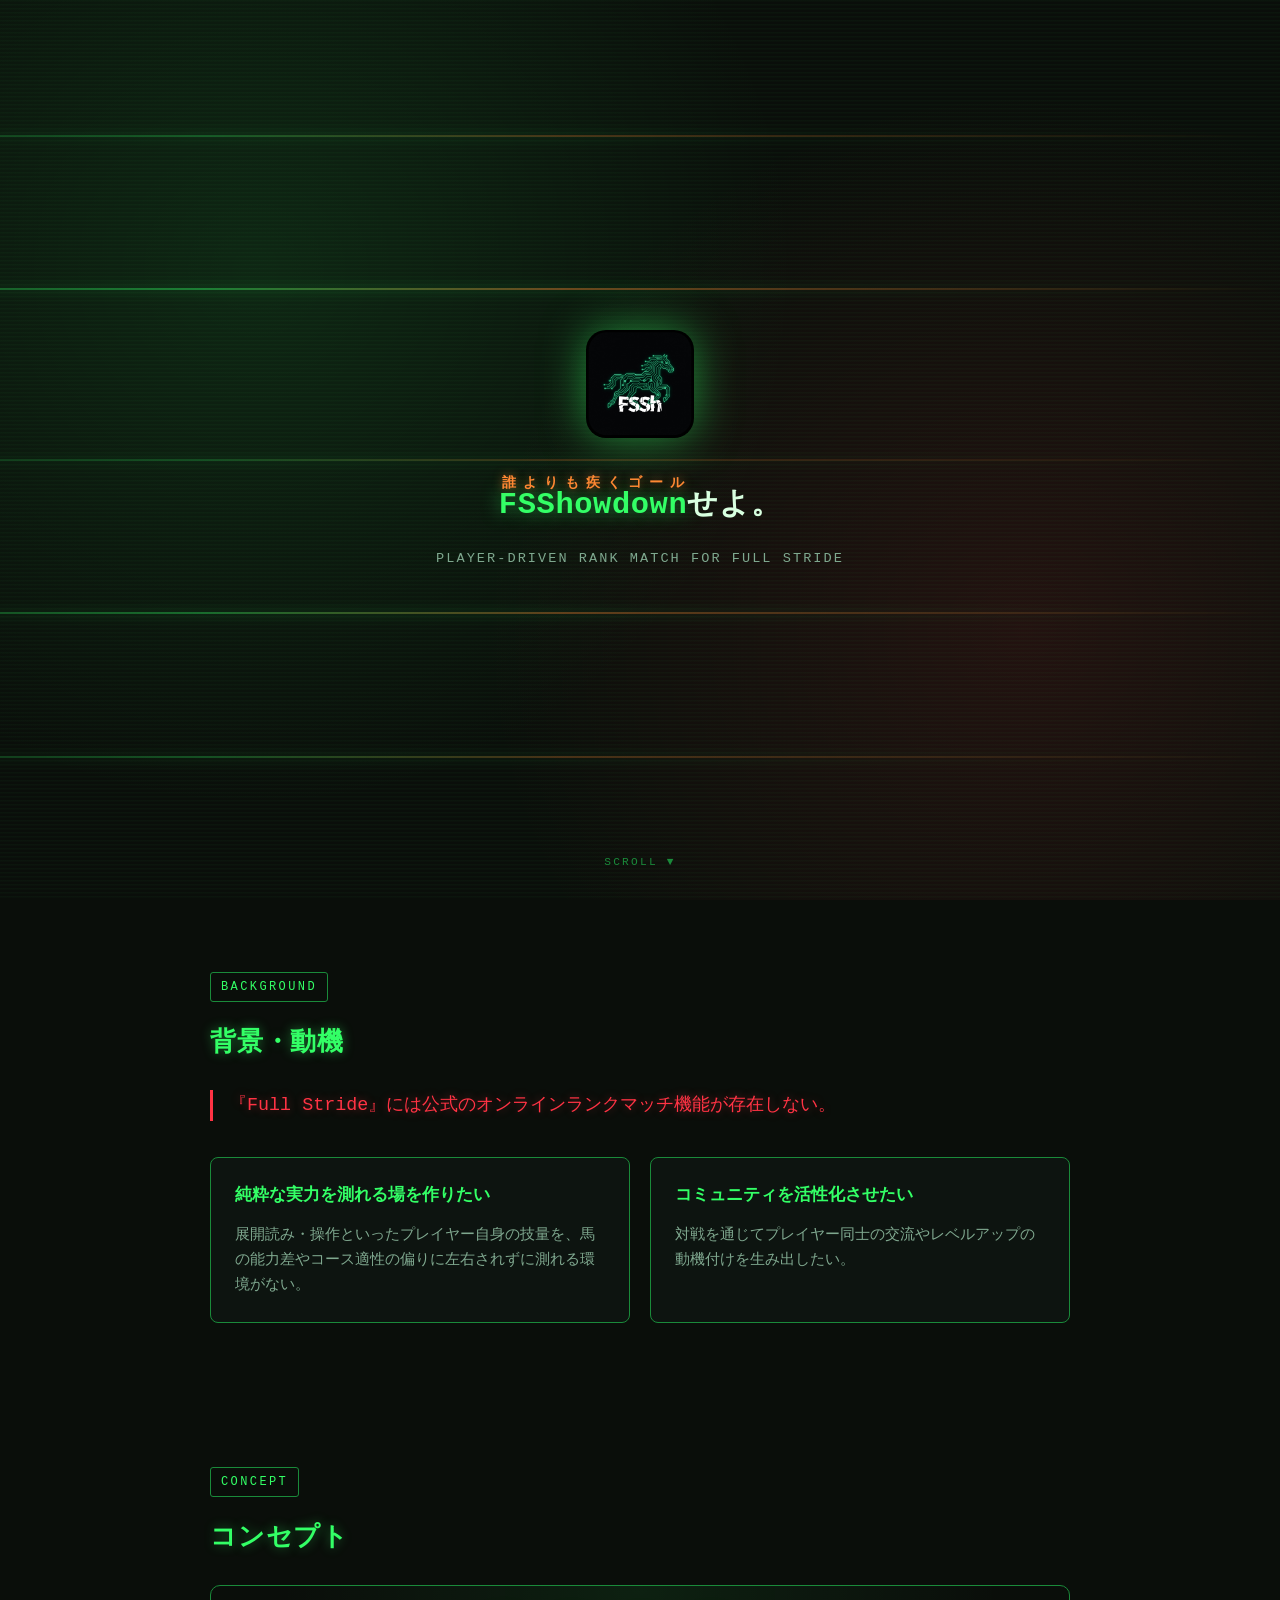
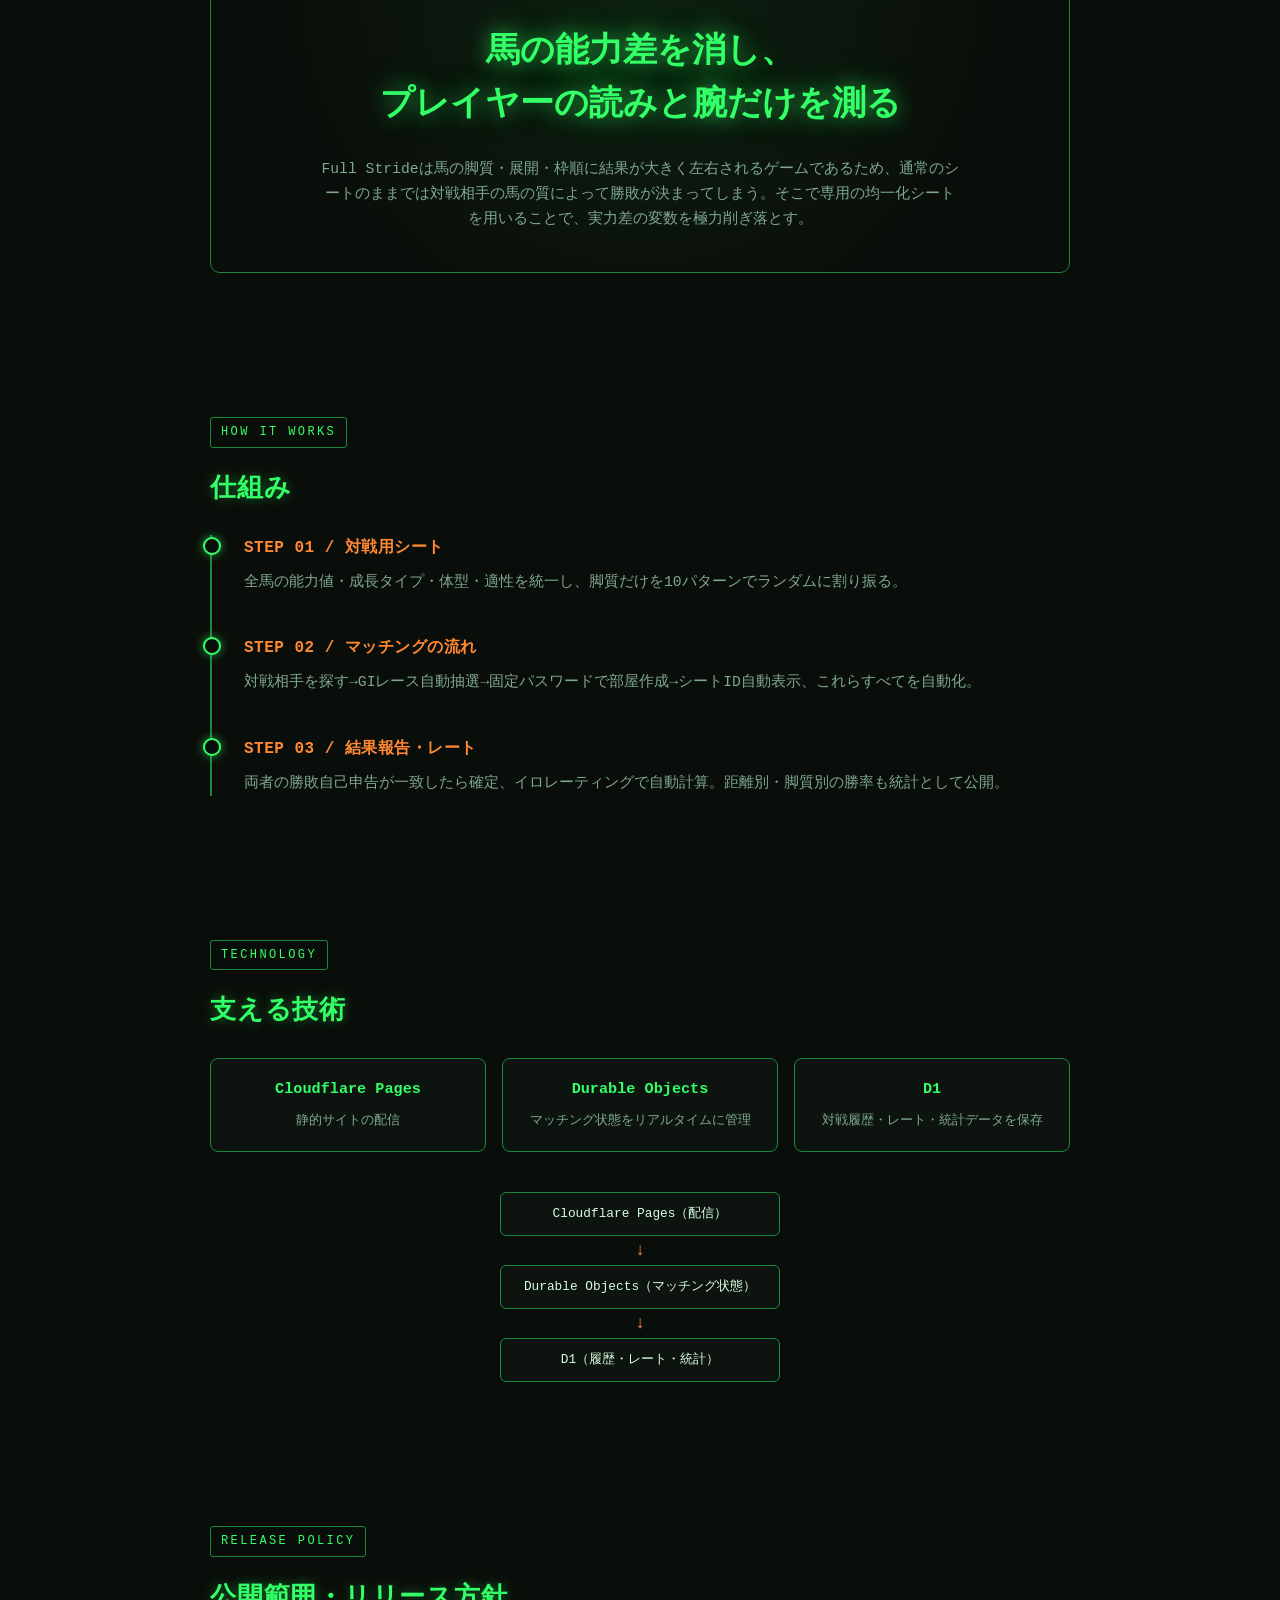
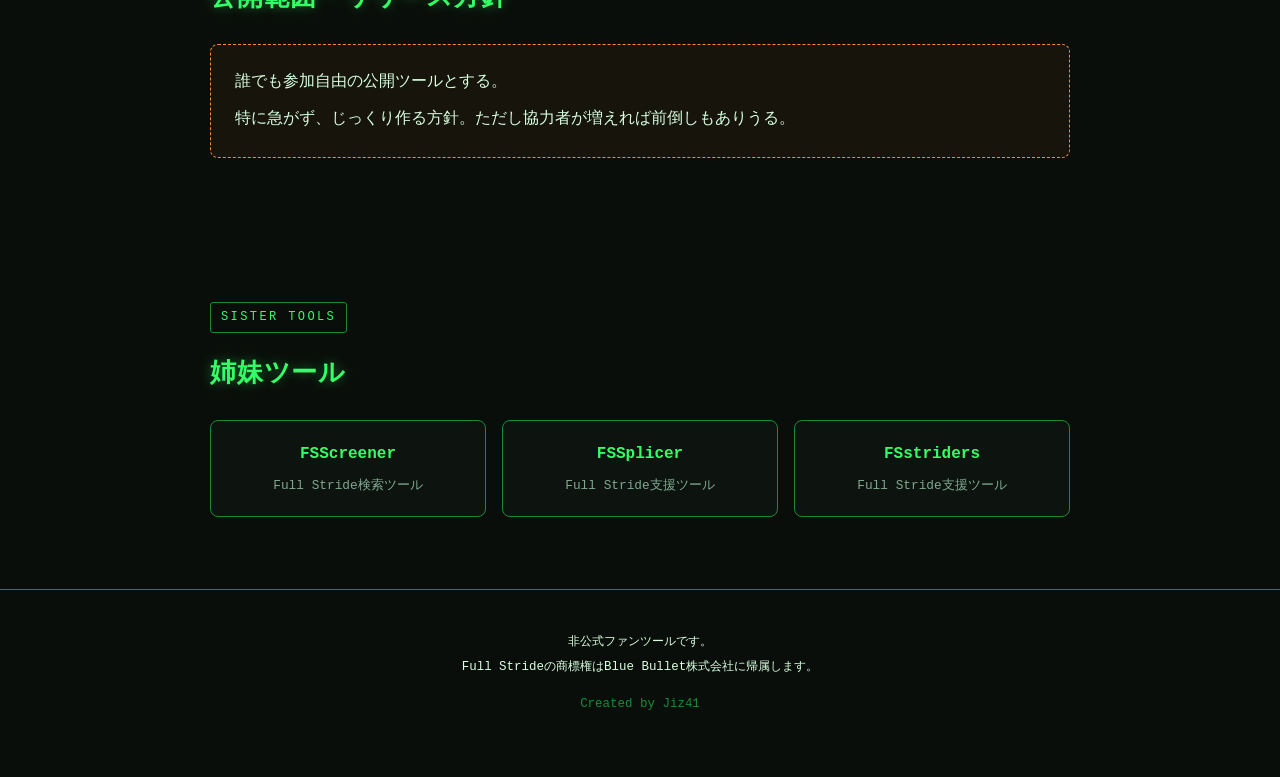
<file: index.html>
<!DOCTYPE html>
<html lang="ja">
<head>
<meta charset="UTF-8">
<meta name="viewport" content="width=device-width, initial-scale=1.0">
<title>FSShowdown - 疾くゴールせよ</title>
<style>
  :root {
    --bg: #0a0e0a;
    --bg2: #0d1410;
    --green: #33ff66;
    --green-dim: #1a8a3a;
    --red: #ff3344;
    --orange: #ff8833;
    --text: #d8ffe0;
    --text-dim: #7fa88f;
    --mono: 'IBM Plex Mono', 'Courier New', 'Consolas', 'SF Mono', monospace;
  }

  * { box-sizing: border-box; margin: 0; padding: 0; }

  html { scroll-behavior: smooth; }

  body {
    background: var(--bg);
    color: var(--text);
    font-family: var(--mono);
    overflow-x: hidden;
    line-height: 1.7;
  }

  .section {
    position: relative;
    padding: 72px 20px;
    max-width: 900px;
    margin: 0 auto;
  }

  .section-label {
    display: inline-block;
    font-size: 0.75rem;
    letter-spacing: 0.2em;
    color: var(--green);
    border: 1px solid var(--green-dim);
    padding: 4px 10px;
    border-radius: 3px;
    margin-bottom: 20px;
    text-transform: uppercase;
  }

  h2 {
    font-size: 1.6rem;
    color: var(--green);
    margin-bottom: 24px;
    letter-spacing: 0.03em;
    text-shadow: 0 0 12px rgba(51,255,102,0.4);
  }

  p { color: var(--text); }

  .fade-in {
    opacity: 0;
    transform: translateY(24px);
    transition: opacity 0.8s ease, transform 0.8s ease;
  }
  .fade-in.visible {
    opacity: 1;
    transform: translateY(0);
  }

  /* ===== HERO ===== */
  .hero {
    min-height: 100svh;
    display: flex;
    flex-direction: column;
    align-items: center;
    justify-content: center;
    text-align: center;
    position: relative;
    overflow: hidden;
    padding: 40px 20px;
  }

  .hero-bg {
    position: absolute;
    inset: 0;
    z-index: 0;
    background:
      radial-gradient(circle at 20% 30%, rgba(51,255,102,0.10), transparent 45%),
      radial-gradient(circle at 80% 70%, rgba(255,51,68,0.10), transparent 45%);
  }

  .track-lines {
    position: absolute;
    inset: 0;
    z-index: 0;
    overflow: hidden;
  }

  .track-line {
    position: absolute;
    height: 2px;
    width: 140%;
    left: -40%;
    background: linear-gradient(90deg, transparent, var(--green) 40%, var(--orange) 60%, transparent);
    opacity: 0.35;
    filter: drop-shadow(0 0 6px var(--green));
    animation: dash-run 3.5s linear infinite;
  }
  .track-line:nth-child(1) { top: 15%; animation-duration: 3.2s; opacity: 0.25; }
  .track-line:nth-child(2) { top: 32%; animation-duration: 2.4s; animation-delay: -1s; opacity: 0.4; }
  .track-line:nth-child(3) { top: 51%; animation-duration: 4s; animation-delay: -2.2s; opacity: 0.2; }
  .track-line:nth-child(4) { top: 68%; animation-duration: 2.8s; animation-delay: -0.6s; opacity: 0.35; }
  .track-line:nth-child(5) { top: 84%; animation-duration: 3.6s; animation-delay: -1.8s; opacity: 0.25; }

  @keyframes dash-run {
    0% { transform: translateX(-30%); }
    100% { transform: translateX(30%); }
  }

  .scanline-overlay {
    position: absolute;
    inset: 0;
    z-index: 1;
    pointer-events: none;
    background: repeating-linear-gradient(
      to bottom,
      rgba(51,255,102,0.03) 0px,
      rgba(51,255,102,0.03) 1px,
      transparent 2px,
      transparent 4px
    );
  }

  .hero-content { position: relative; z-index: 2; }

  .hero-logo {
    width: 108px;
    height: 108px;
    object-fit: contain;
    border-radius: 20px;
    margin-bottom: 28px;
    filter: drop-shadow(0 0 22px rgba(51,255,102,0.5));
    animation: logo-pulse 3.4s ease-in-out infinite;
  }

  @keyframes logo-pulse {
    0%, 100% { filter: drop-shadow(0 0 18px rgba(51,255,102,0.4)); }
    50% { filter: drop-shadow(0 0 32px rgba(51,255,102,0.75)); }
  }

  .hero-catch {
    font-size: 1.9rem;
    font-weight: 700;
    color: var(--text);
    line-height: 1.5;
    letter-spacing: 0.02em;
  }

  .hero-catch ruby {
    color: var(--green);
    text-shadow: 0 0 18px rgba(51,255,102,0.55);
  }

  .hero-catch rt {
    font-size: 0.85rem;
    color: var(--orange);
    letter-spacing: 0.05em;
    text-shadow: 0 0 10px rgba(255,136,51,0.5);
  }

  .hero-sub {
    margin-top: 18px;
    font-size: 0.85rem;
    color: var(--text-dim);
    letter-spacing: 0.15em;
    text-transform: uppercase;
  }

  .scroll-hint {
    position: absolute;
    bottom: 28px;
    left: 50%;
    transform: translateX(-50%);
    font-size: 0.7rem;
    color: var(--green-dim);
    letter-spacing: 0.2em;
    z-index: 2;
    animation: hint-bob 1.8s ease-in-out infinite;
  }
  @keyframes hint-bob {
    0%, 100% { transform: translateX(-50%) translateY(0); opacity: 0.6; }
    50% { transform: translateX(-50%) translateY(6px); opacity: 1; }
  }

  /* ===== BG/MOTIVE ===== */
  .lead-line {
    font-size: 1.15rem;
    color: var(--red);
    text-shadow: 0 0 10px rgba(255,51,68,0.4);
    margin-bottom: 36px;
    border-left: 3px solid var(--red);
    padding-left: 16px;
  }

  .card-grid {
    display: grid;
    grid-template-columns: 1fr;
    gap: 20px;
  }
  @media (min-width: 640px) {
    .card-grid { grid-template-columns: 1fr 1fr; }
  }

  .card {
    background: var(--bg2);
    border: 1px solid var(--green-dim);
    border-radius: 8px;
    padding: 24px;
    transition: box-shadow 0.3s ease, transform 0.3s ease, border-color 0.3s ease;
  }
  .card:hover {
    border-color: var(--green);
    box-shadow: 0 0 22px rgba(51,255,102,0.25);
    transform: translateY(-3px);
  }
  .card h3 {
    color: var(--green);
    font-size: 1.05rem;
    margin-bottom: 12px;
  }
  .card p { color: var(--text-dim); font-size: 0.92rem; }

  /* ===== CONCEPT ===== */
  .concept-block {
    text-align: center;
    padding: 40px 16px;
    border: 1px solid var(--green-dim);
    border-radius: 10px;
    background: radial-gradient(circle at 50% 0%, rgba(51,255,102,0.08), transparent 70%);
  }
  .concept-main {
    font-size: 1.75rem;
    color: var(--green);
    font-weight: 700;
    line-height: 1.6;
    text-shadow: 0 0 20px rgba(51,255,102,0.6), 0 0 40px rgba(51,255,102,0.25);
  }
  @media (min-width: 640px) {
    .concept-main { font-size: 2.1rem; }
  }
  .concept-sub {
    margin-top: 24px;
    color: var(--text-dim);
    font-size: 0.92rem;
    max-width: 640px;
    margin-left: auto;
    margin-right: auto;
  }

  /* ===== TIMELINE ===== */
  .timeline {
    position: relative;
    padding-left: 32px;
    border-left: 2px solid var(--green-dim);
  }
  .timeline-step {
    position: relative;
    margin-bottom: 40px;
  }
  .timeline-step:last-child { margin-bottom: 0; }
  .timeline-node {
    position: absolute;
    left: -41px;
    top: 2px;
    width: 18px;
    height: 18px;
    border-radius: 50%;
    background: var(--bg);
    border: 2px solid var(--green);
    box-shadow: 0 0 10px rgba(51,255,102,0.6);
  }
  .timeline-step h3 {
    color: var(--orange);
    font-size: 1rem;
    margin-bottom: 8px;
    letter-spacing: 0.03em;
  }
  .timeline-step p {
    color: var(--text-dim);
    font-size: 0.92rem;
  }

  /* ===== TECH ===== */
  .tech-grid {
    display: grid;
    grid-template-columns: 1fr;
    gap: 16px;
    margin-bottom: 40px;
  }
  @media (min-width: 640px) {
    .tech-grid { grid-template-columns: repeat(3, 1fr); }
  }
  .tech-card {
    background: var(--bg2);
    border: 1px solid var(--green-dim);
    border-radius: 8px;
    padding: 18px;
    text-align: center;
    transition: box-shadow 0.3s ease, border-color 0.3s ease;
  }
  .tech-card:hover {
    border-color: var(--orange);
    box-shadow: 0 0 18px rgba(255,136,51,0.25);
  }
  .tech-card .tech-name {
    color: var(--green);
    font-weight: 700;
    font-size: 0.95rem;
    margin-bottom: 8px;
  }
  .tech-card .tech-role {
    color: var(--text-dim);
    font-size: 0.82rem;
  }

  .tech-diagram {
    display: flex;
    flex-direction: column;
    align-items: center;
    gap: 6px;
    font-size: 0.8rem;
    color: var(--text-dim);
  }
  .diagram-box {
    border: 1px solid var(--green-dim);
    border-radius: 6px;
    padding: 10px 16px;
    background: var(--bg2);
    color: var(--text);
    text-align: center;
    width: 100%;
    max-width: 280px;
  }
  .diagram-arrow {
    color: var(--orange);
    font-size: 1.1rem;
    line-height: 1;
  }

  /* ===== RELEASE ===== */
  .release-box {
    border: 1px dashed var(--orange);
    border-radius: 8px;
    padding: 24px;
    background: rgba(255,136,51,0.05);
  }
  .release-box p { margin-bottom: 10px; color: var(--text); }
  .release-box p:last-child { margin-bottom: 0; }

  /* ===== SISTER TOOLS ===== */
  .sister-grid {
    display: grid;
    grid-template-columns: 1fr;
    gap: 16px;
  }
  @media (min-width: 640px) {
    .sister-grid { grid-template-columns: repeat(3, 1fr); }
  }
  .sister-card {
    display: block;
    background: var(--bg2);
    border: 1px solid var(--green-dim);
    border-radius: 8px;
    padding: 20px;
    text-decoration: none;
    color: var(--text);
    text-align: center;
    transition: box-shadow 0.3s ease, transform 0.3s ease, border-color 0.3s ease;
  }
  .sister-card:hover {
    border-color: var(--green);
    box-shadow: 0 0 20px rgba(51,255,102,0.3);
    transform: translateY(-3px);
  }
  .sister-card .sister-name {
    color: var(--green);
    font-weight: 700;
    font-size: 1rem;
    margin-bottom: 6px;
  }
  .sister-card .sister-desc {
    color: var(--text-dim);
    font-size: 0.8rem;
  }

  /* ===== FOOTER ===== */
  footer {
    padding: 40px 20px 60px;
    text-align: center;
    border-top: 1px solid var(--green-dim);
    color: var(--text-dim);
    font-size: 0.78rem;
    line-height: 2;
  }
  footer .credit {
    margin-top: 12px;
    color: var(--green-dim);
  }
</style>
</head>
<body>

<section class="hero">
  <div class="hero-bg"></div>
  <div class="track-lines">
    <div class="track-line"></div>
    <div class="track-line"></div>
    <div class="track-line"></div>
    <div class="track-line"></div>
    <div class="track-line"></div>
  </div>
  <div class="scanline-overlay"></div>
  <div class="hero-content">
    <img src="/images/icon.png" alt="FSShowdown" class="hero-logo">
    <div class="hero-catch">
      <ruby>FSShowdown<rt>誰よりも疾くゴール</rt></ruby>せよ。
    </div>
    <div class="hero-sub">PLAYER-DRIVEN RANK MATCH FOR FULL STRIDE</div>
  </div>
  <div class="scroll-hint">SCROLL ▼</div>
</section>

<section class="section fade-in" id="motive">
  <span class="section-label">Background</span>
  <h2>背景・動機</h2>
  <p class="lead-line">『Full Stride』には公式のオンラインランクマッチ機能が存在しない。</p>
  <div class="card-grid">
    <div class="card">
      <h3>純粋な実力を測れる場を作りたい</h3>
      <p>展開読み・操作といったプレイヤー自身の技量を、馬の能力差やコース適性の偏りに左右されずに測れる環境がない。</p>
    </div>
    <div class="card">
      <h3>コミュニティを活性化させたい</h3>
      <p>対戦を通じてプレイヤー同士の交流やレベルアップの動機付けを生み出したい。</p>
    </div>
  </div>
</section>

<section class="section fade-in" id="concept">
  <span class="section-label">Concept</span>
  <h2>コンセプト</h2>
  <div class="concept-block">
    <div class="concept-main">馬の能力差を消し、<br>プレイヤーの読みと腕だけを測る</div>
    <p class="concept-sub">Full Strideは馬の脚質・展開・枠順に結果が大きく左右されるゲームであるため、通常のシートのままでは対戦相手の馬の質によって勝敗が決まってしまう。そこで専用の均一化シートを用いることで、実力差の変数を極力削ぎ落とす。</p>
  </div>
</section>

<section class="section fade-in" id="mechanism">
  <span class="section-label">How It Works</span>
  <h2>仕組み</h2>
  <div class="timeline">
    <div class="timeline-step">
      <div class="timeline-node"></div>
      <h3>STEP 01 / 対戦用シート</h3>
      <p>全馬の能力値・成長タイプ・体型・適性を統一し、脚質だけを10パターンでランダムに割り振る。</p>
    </div>
    <div class="timeline-step">
      <div class="timeline-node"></div>
      <h3>STEP 02 / マッチングの流れ</h3>
      <p>対戦相手を探す→GIレース自動抽選→固定パスワードで部屋作成→シートID自動表示、これらすべてを自動化。</p>
    </div>
    <div class="timeline-step">
      <div class="timeline-node"></div>
      <h3>STEP 03 / 結果報告・レート</h3>
      <p>両者の勝敗自己申告が一致したら確定、イロレーティングで自動計算。距離別・脚質別の勝率も統計として公開。</p>
    </div>
  </div>
</section>

<section class="section fade-in" id="tech">
  <span class="section-label">Technology</span>
  <h2>支える技術</h2>
  <div class="tech-grid">
    <div class="tech-card">
      <div class="tech-name">Cloudflare Pages</div>
      <div class="tech-role">静的サイトの配信</div>
    </div>
    <div class="tech-card">
      <div class="tech-name">Durable Objects</div>
      <div class="tech-role">マッチング状態をリアルタイムに管理</div>
    </div>
    <div class="tech-card">
      <div class="tech-name">D1</div>
      <div class="tech-role">対戦履歴・レート・統計データを保存</div>
    </div>
  </div>
  <div class="tech-diagram">
    <div class="diagram-box">Cloudflare Pages（配信）</div>
    <div class="diagram-arrow">↓</div>
    <div class="diagram-box">Durable Objects（マッチング状態）</div>
    <div class="diagram-arrow">↓</div>
    <div class="diagram-box">D1（履歴・レート・統計）</div>
  </div>
</section>

<section class="section fade-in" id="release">
  <span class="section-label">Release Policy</span>
  <h2>公開範囲・リリース方針</h2>
  <div class="release-box">
    <p>誰でも参加自由の公開ツールとする。</p>
    <p>特に急がず、じっくり作る方針。ただし協力者が増えれば前倒しもありうる。</p>
  </div>
</section>

<section class="section fade-in" id="sisters">
  <span class="section-label">Sister Tools</span>
  <h2>姉妹ツール</h2>
  <div class="sister-grid">
    <a class="sister-card" href="https://jiz41.github.io/FSScreener/" target="_blank" rel="noopener">
      <div class="sister-name">FSScreener</div>
      <div class="sister-desc">Full Stride検索ツール</div>
    </a>
    <a class="sister-card" href="https://fssplicer.pages.dev/" target="_blank" rel="noopener">
      <div class="sister-name">FSSplicer</div>
      <div class="sister-desc">Full Stride支援ツール</div>
    </a>
    <a class="sister-card" href="https://jiz41.github.io/FSstriders/" target="_blank" rel="noopener">
      <div class="sister-name">FSstriders</div>
      <div class="sister-desc">Full Stride支援ツール</div>
    </a>
  </div>
</section>

<footer>
  <p>非公式ファンツールです。</p>
  <p>Full Strideの商標権はBlue Bullet株式会社に帰属します。</p>
  <p class="credit">Created by Jiz41</p>
</footer>

<script>
  (function () {
    var targets = document.querySelectorAll('.fade-in');
    if (!('IntersectionObserver' in window)) {
      targets.forEach(function (el) { el.classList.add('visible'); });
      return;
    }
    var observer = new IntersectionObserver(function (entries) {
      entries.forEach(function (entry) {
        if (entry.isIntersecting) {
          entry.target.classList.add('visible');
          observer.unobserve(entry.target);
        }
      });
    }, { threshold: 0.15 });
    targets.forEach(function (el) { observer.observe(el); });
  })();
</script>

</body>
</html>
</file>
